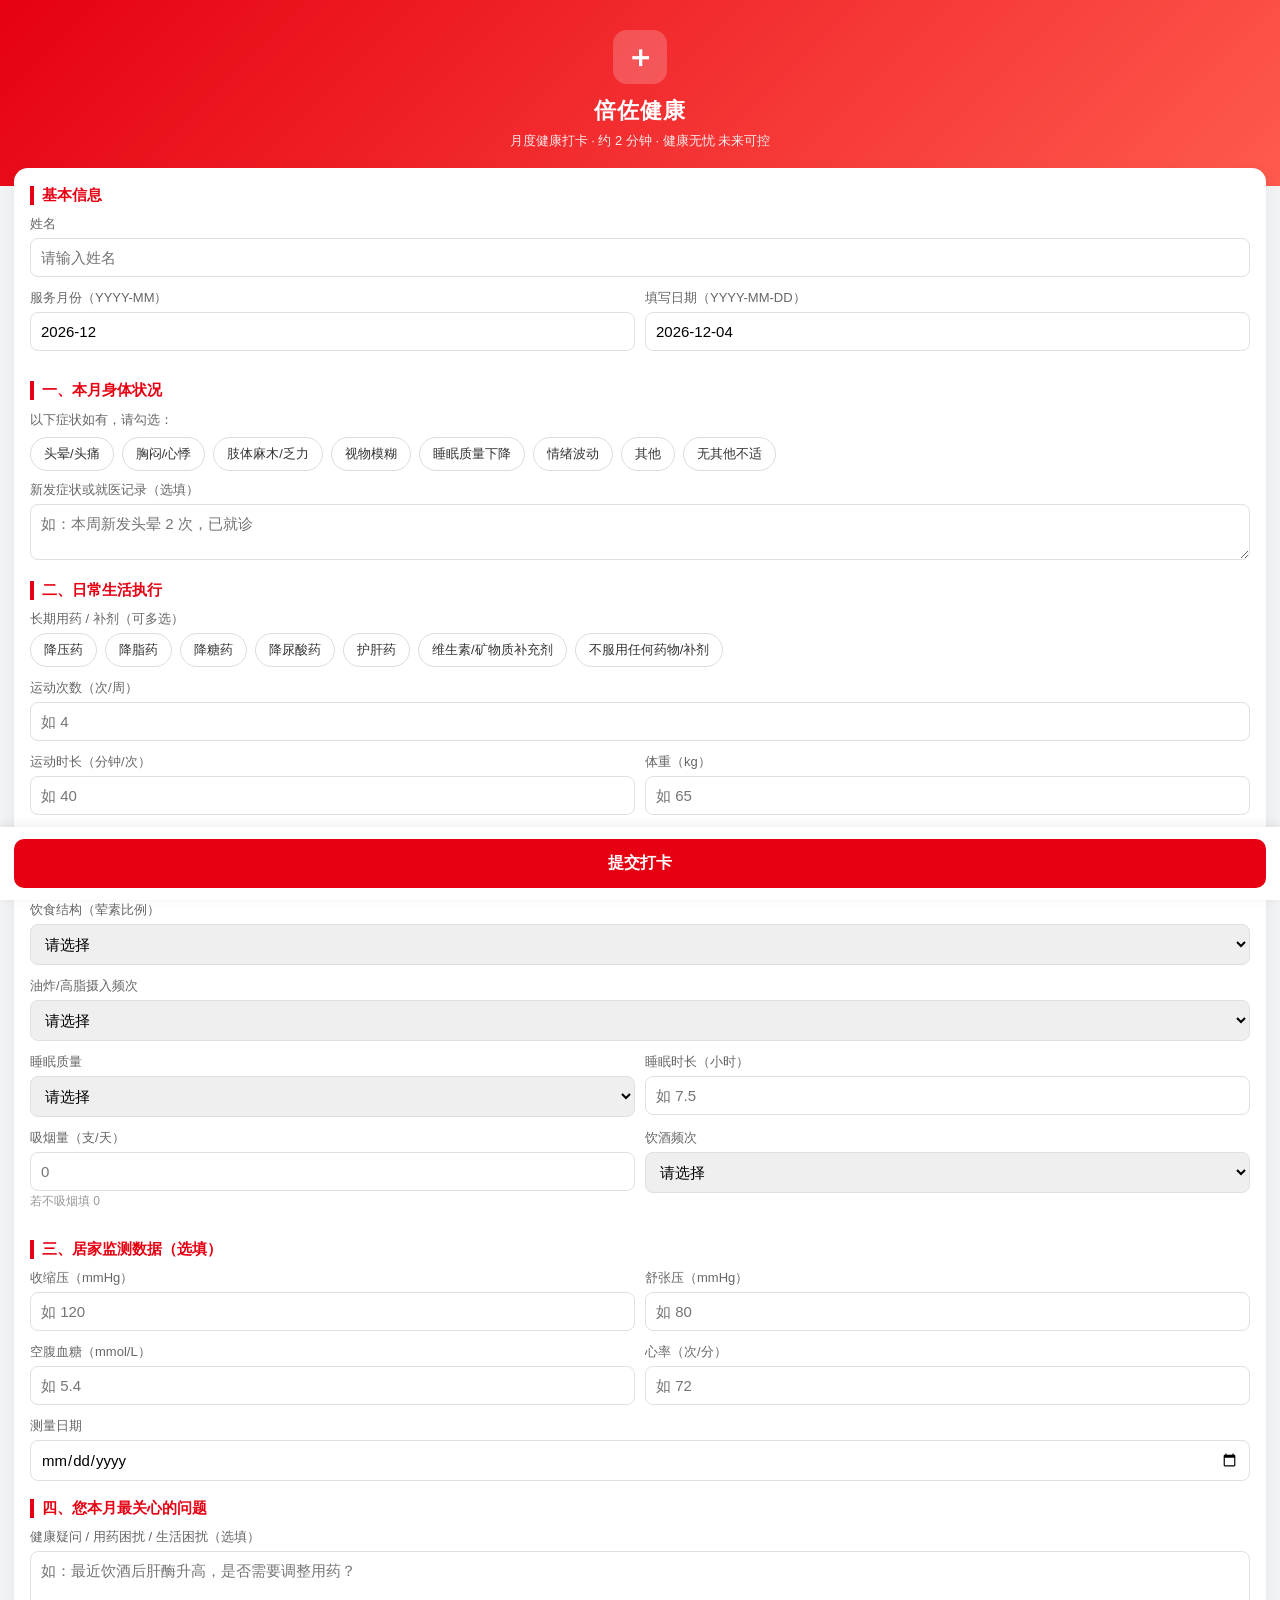
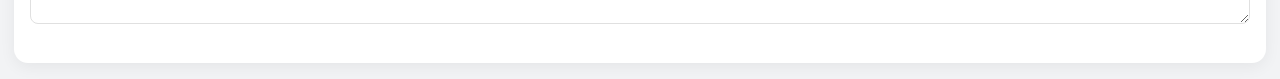
<file: checkin.html>
<!DOCTYPE html>
<html lang="zh-CN">
<head>
  <meta charset="UTF-8">
  <meta name="viewport" content="width=device-width, initial-scale=1.0, maximum-scale=1.0, user-scalable=no">
  <title>倍佐健康 · 月度健康打卡</title>
  <style>
    * { box-sizing: border-box; -webkit-tap-highlight-color: transparent; }
    body { margin:0; font-family:"Microsoft YaHei","PingFang SC",Arial,sans-serif; background:#f2f3f5; color:#333; font-size:15px; }
    .entry { background:linear-gradient(135deg,#E60012,#ff5a4d); color:#fff; padding:30px 22px 36px; text-align:center; }
    .entry .logo { width:54px;height:54px;border-radius:14px;background:rgba(255,255,255,.2);display:inline-flex;align-items:center;justify-content:center;font-size:30px;font-weight:700;margin-bottom:12px; }
    .entry h1 { margin:0;font-size:22px;letter-spacing:1px; }
    .entry p { margin:6px 0 0; opacity:.9; font-size:13px; }
    .card { background:#fff; border-radius:14px; margin:-18px 14px 16px; padding:18px 16px; box-shadow:0 4px 16px rgba(0,0,0,.06); }
    .sec { margin-bottom:18px; }
    .sec-h { font-size:15px; font-weight:700; color:#E60012; border-left:4px solid #E60012; padding-left:8px; margin-bottom:10px; }
    label.field { display:block; margin-bottom:12px; }
    label.field > span { display:block; font-size:13px; color:#666; margin-bottom:5px; }
    input, select, textarea { width:100%; border:1px solid #e0e0e0; border-radius:8px; padding:10px; font-size:15px; font-family:inherit; }
    textarea { resize:vertical; }
    .chips { display:flex; flex-wrap:wrap; gap:8px; }
    .chip { border:1px solid #ddd; border-radius:18px; padding:7px 13px; font-size:13px; background:#fff; cursor:pointer; user-select:none; }
    .chip.on { background:#E60012; color:#fff; border-color:#E60012; }
    .row2 { display:flex; gap:10px; }
    .row2 > * { flex:1; }
    .submit { position:fixed; left:0; right:0; bottom:0; padding:12px 14px; background:#fff; box-shadow:0 -2px 10px rgba(0,0,0,.08); }
    .submit button { width:100%; background:#E60012; color:#fff; border:none; border-radius:10px; padding:14px; font-size:16px; font-weight:700; }
    .done { text-align:center; padding:30px 10px; }
    .done .ok { font-size:46px; }
    .code-box { background:#f6f6f6; border:1px dashed #ccc; border-radius:8px; padding:10px; font-size:12px; word-break:break-all; margin-top:10px; color:#555; }
    .code-label { display:block; text-align:left; font-size:13px; font-weight:700; color:#333; margin:14px 0 4px; }
    .code-input { width:100%; background:#fff8f8; border:1px solid #ffb3b3; border-radius:8px; padding:10px; font-size:14px; color:#8b0000; word-break:break-all; box-sizing:border-box; }
    .btn-copy { display:block; width:100%; margin-top:6px; background:#E60012; color:#fff; border:none; border-radius:8px; padding:10px; font-size:14px; font-weight:700; }
    .btn-again { display:block; width:100%; margin-top:14px; background:#fff; color:#E60012; border:1px solid #E60012; border-radius:8px; padding:10px; font-size:14px; font-weight:700; }
    .done .tip { color:#999; font-size:12px; margin-top:10px; }
    /* ===== v56 复查检查单一并上传（打卡成功页内嵌，绿色主题区别于打卡红） ===== */
    .rt-card { background:#fff; border-radius:14px; margin:14px 14px 20px; padding:18px 16px; box-shadow:0 4px 16px rgba(0,0,0,.06); }
    .rt-card .sec-h { color:#0e8a5e; border-left-color:#0e8a5e; }
    .rt-tip { font-size:12px; color:#888; margin:0 0 12px; line-height:1.7; }
    .rt-file { background:#f4fbf7; }
    .btn-rt { width:100%; background:#0e8a5e; color:#fff; border:none; border-radius:10px; padding:13px; font-size:16px; font-weight:700; margin-top:2px; }
    .btn-rt:disabled { opacity:.6; }
    .rt-err { color:#b3000e; font-size:13px; margin-top:10px; white-space:pre-wrap; }
    .rt-ok { color:#0e5a3a; font-size:14px; margin:6px 0 0; }
    .btn-copy-rt { width:100%; margin-top:6px; background:#0e8a5e; color:#fff; border:none; border-radius:8px; padding:10px; font-size:14px; font-weight:700; }
    .rt-done-card { text-align:center; }
    .rt-close { display:block; width:100%; margin-top:12px; background:#fff; color:#0e8a5e; border:1px solid #0e8a5e; border-radius:8px; padding:10px; font-size:14px; font-weight:700; }
  </style>
</head>
<body>
  <div class="entry">
    <div class="logo">＋</div>
    <h1>倍佐健康</h1>
    <p>月度健康打卡 · 约 2 分钟 · 健康无忧 未来可控</p>
  </div>

  <form id="f" class="card" onsubmit="return false;">
    <div id="ctx-info" style="display:none;background:#fff7f7;border:1px solid #ffd9d9;color:#b3000e;border-radius:8px;padding:8px 10px;font-size:12px;margin-bottom:12px"></div>
    <div class="sec">
      <div class="sec-h">基本信息</div>
      <label class="field"><span>姓名</span><input id="name" required placeholder="请输入姓名"></label>
      <div class="row2">
        <label class="field"><span>服务月份（YYYY-MM）</span><input id="month" type="text" inputmode="numeric" placeholder="如 2026-07" required></label>
        <label class="field"><span>填写日期（YYYY-MM-DD）</span><input id="date" type="text" inputmode="numeric" placeholder="如 2026-08-27" required></label>
      </div>
    </div>

    <div class="sec">
      <div class="sec-h">一、本月身体状况</div>
      <span style="font-size:13px;color:#666">以下症状如有，请勾选：</span>
      <div class="chips" id="symptoms" style="margin:8px 0 10px"></div>
      <label class="field"><span>新发症状或就医记录（选填）</span><textarea id="newSymptom" rows="2" placeholder="如：本周新发头晕 2 次，已就诊"></textarea></label>
    </div>

    <div class="sec">
      <div class="sec-h">二、日常生活执行</div>
      <label class="field"><span>长期用药 / 补剂（可多选）</span>
        <div class="chips" id="meds" style="margin-top:4px"></div>
      </label>
      <label class="field" id="med-adhere-row" style="display:none"><span>用药依从性</span>
        <select id="medDays"><option value="">请选择</option><option>规律服用</option><option>偶尔吃</option><option>几乎不吃</option></select>
      </label>
      <div class="row2">
        <label class="field"><span>运动次数（次/周）</span><input id="exFreq" type="number" min="0" max="14" placeholder="如 4"></label>
      </div>
      <div class="row2">
        <label class="field"><span>运动时长（分钟/次）</span><input id="exMin" type="number" min="0" max="300" placeholder="如 40"></label>
        <label class="field"><span>体重（kg）</span><input id="weight" type="number" step="0.1" placeholder="如 65"></label>
      </div>
      <label class="field"><span>身高（cm，选填，首次填写后沿用）</span><input id="height" type="number" min="100" max="220" step="0.1" placeholder="如 165"></label>
      <label class="field"><span>饮食结构（荤素比例）</span>
        <select id="diet"><option value="">请选择</option><option>荤素均衡</option><option>偏荤</option><option>偏素</option></select>
      </label>
      <label class="field"><span>油炸/高脂摄入频次</span>
        <select id="fried"><option value="">请选择</option><option>几乎不吃</option><option>每周 1-2 次</option><option>每周 3 次以上</option></select>
      </label>
      <div class="row2">
        <label class="field"><span>睡眠质量</span>
          <select id="sleep"><option value="">请选择</option><option>好</option><option>一般</option><option>差</option></select>
        </label>
        <label class="field"><span>睡眠时长（小时）</span><input id="sleepHours" type="number" step="0.5" min="0" max="24" placeholder="如 7.5"></label>
      </div>
      <div class="row2">
        <label class="field"><span>吸烟量（支/天）</span><input id="smoke" type="number" min="0" max="60" placeholder="0"><i style="font-style:normal;font-size:12px;color:#999">若不吸烟填 0</i></label>
        <label class="field"><span>饮酒频次</span>
          <select id="drink"><option value="">请选择</option><option>不饮</option><option>偶尔</option><option>经常</option></select>
        </label>
      </div>
    </div>

    <div class="sec">
      <div class="sec-h">三、居家监测数据（选填）</div>
      <div class="row2">
        <label class="field"><span>收缩压（mmHg）</span><input id="sbp" type="number" placeholder="如 120"></label>
        <label class="field"><span>舒张压（mmHg）</span><input id="dbp" type="number" placeholder="如 80"></label>
      </div>
      <div class="row2">
        <label class="field"><span>空腹血糖（mmol/L）</span><input id="fpg" type="number" step="0.1" placeholder="如 5.4"></label>
        <label class="field"><span>心率（次/分）</span><input id="hr" type="number" placeholder="如 72"></label>
      </div>
      <label class="field"><span>测量日期</span><input id="measureDate" type="date"></label>
    </div>

    <div class="sec">
      <div class="sec-h">四、您本月最关心的问题</div>
      <label class="field"><span>健康疑问 / 用药困扰 / 生活困扰（选填）</span><textarea id="question" rows="3" placeholder="如：最近饮酒后肝酶升高，是否需要调整用药？"></textarea></label>
    </div>
  </form>

  <!-- ============ v56 复查检查单一并上传（打卡提交成功后展开，默认隐藏） ============ -->
  <div id="rt-wrap" style="display:none">
    <div class="rt-card" id="rt-form-card">
      <div style="display:flex;justify-content:space-between;align-items:flex-start">
        <h3 style="margin:0;color:#0e8a5e;font-size:17px">复查检查单 · 一并上传</h3>
        <a href="javascript:void(0)" onclick="closeRetest()" style="color:#999;font-size:13px;text-decoration:none;white-space:nowrap;margin-left:10px">跳过</a>
      </div>
      <p class="rt-tip" style="margin-top:6px">本季已去医院复查？把复查单<b>拍照上传</b>，系统自动识别指标，随本次打卡一并归档到您的健康档案。</p>

      <div class="sec">
        <div class="sec-h">复查归属（默认本月所在季度，可改）</div>
        <div class="row2">
          <label class="field"><span>复查季度</span>
            <select id="rt-q"><option value="Q1">Q1（1-3 月）</option><option value="Q2">Q2（4-6 月）</option><option value="Q3">Q3（7-9 月）</option><option value="Q4">Q4（10-12 月）</option></select>
          </label>
          <label class="field"><span>复查年份</span><input id="rt-y" type="number" min="2024" max="2099" placeholder="如 2026"></label>
        </div>
        <label class="field"><span>复查日期</span><input id="rt-date" type="text" inputmode="numeric" placeholder="如 2026-09-03"></label>
      </div>

      <div class="sec">
        <div class="sec-h">拍照上传 · 自动识别（推荐）</div>
        <p class="sec-tip">把复查报告拍张照（或上传电子版文件），系统自动识别下方指标并填入表单，不用手打。首次识别需联网加载引擎，约 1-2 分钟，请耐心等待。</p>
        <input type="file" id="rt-file" accept="image/*,.pdf,.docx,.txt,.md" style="width:100%;border:1px solid #e0e0e0;border-radius:8px;padding:10px;font-size:14px;background:#f4fbf7;font-family:inherit">
        <button type="button" id="btn-rt-ocr" onclick="runRetestOcr()" style="margin-top:10px;width:100%;background:#0e8a5e;color:#fff;border:none;border-radius:8px;padding:11px;font-size:15px;font-weight:700">上传并识别</button>
        <div id="rt-prog" style="margin-top:8px;font-size:12px;color:#888;white-space:pre-wrap"></div>
        <div id="rt-hits" style="margin-top:6px"></div>
      </div>

      <div class="sec">
        <div class="sec-h">复查指标（识别结果请核对，未做的留空）</div>
        <div class="row2">
          <label class="field"><span>收缩压（mmHg）</span><input id="rt-sbp" type="number" placeholder="如 128"></label>
          <label class="field"><span>舒张压（mmHg）</span><input id="rt-dbp" type="number" placeholder="如 82"></label>
        </div>
        <div class="row2">
          <label class="field"><span>体重（kg）</span><input id="rt-weight" type="number" step="0.1" placeholder="如 65.5"></label>
          <label class="field"><span>心率（次/分）</span><input id="rt-hr" type="number" placeholder="如 72"></label>
        </div>
        <div class="row2">
          <label class="field"><span>空腹血糖（mmol/L）</span><input id="rt-fpg" type="number" step="0.1" placeholder="如 5.4"></label>
          <label class="field"><span>总胆固醇（mmol/L）</span><input id="rt-tc" type="number" step="0.01" placeholder="如 4.6"></label>
        </div>
        <div class="row2">
          <label class="field"><span>低密度脂蛋白（mmol/L）</span><input id="rt-ldl" type="number" step="0.01" placeholder="如 2.8"></label>
          <label class="field"><span>甘油三酯（mmol/L）</span><input id="rt-tg" type="number" step="0.01" placeholder="如 1.5"></label>
        </div>
        <div class="row2">
          <label class="field"><span>腰围（cm）</span><input id="rt-waist" type="number" step="0.1" placeholder="如 85"></label>
          <label class="field"><span>血尿酸（μmol/L）</span><input id="rt-ua" type="number" placeholder="如 360"></label>
        </div>
        <div class="row2">
          <label class="field"><span>25 羟维生素 D（ng/mL）</span><input id="rt-vitd" type="number" step="0.1" placeholder="如 28"></label>
          <label class="field"><span>骨密度 T 值</span><input id="rt-bmd" type="number" step="0.1" placeholder="如 -1.2"></label>
        </div>
        <div class="row2">
          <label class="field"><span>CYFRA21-1（ng/mL）</span><input id="rt-cyfra21" type="number" step="0.01" placeholder="如 3.2"></label>
          <label class="field"><span>谷氨酰转肽酶（U/L）</span><input id="rt-ggt" type="number" placeholder="如 32"></label>
        </div>
        <label class="field"><span>肾小球滤过率（mL/min）</span><input id="rt-egfr" type="number" placeholder="如 95"></label>
      </div>

      <div class="sec">
        <div class="sec-h">复查报告原文（选填）</div>
        <p class="sec-tip">拍照识别后报告全文会自动填入此处；未上传照片时，也可把复查报告中的文字结论/数值列表整段粘贴。</p>
        <label class="field"><span>报告内容</span><textarea id="rt-rawText" rows="3" placeholder="例：复查血脂、肝功能...LDL-C 2.8 mmol/L..."></textarea></label>
      </div>

      <button class="btn-rt" id="btn-rt-submit" onclick="submitRetestFromCheckin()">提交复查单</button>
      <div class="rt-err" id="rt-err"></div>
    </div>

    <div class="rt-card rt-done-card" id="rt-done-card" style="display:none">
      <div style="font-size:40px">✅</div>
      <h3 style="margin:6px 0 2px;color:#0e8a5e">复查单已提交</h3>
      <p class="rt-ok" id="rt-done-tip">请把下方复查数据链接发给健管师，健管师即可把它归档到季度小结。</p>
      <span class="code-label">① 复制「复查数据链接」（推荐）</span>
      <input class="code-input" id="rt-data-link" readonly onclick="this.select()">
      <button class="btn-copy-rt" id="btn-copy-rt-link" onclick="copyVal('rt-data-link','btn-copy-rt-link','链接已复制，请粘贴发送给健管师','#0e8a5e')">复制数据链接</button>
      <span class="code-label">② 或复制「回传码」</span>
      <input class="code-input" id="rt-code-box" readonly onclick="this.select()">
      <button class="btn-copy-rt" id="btn-copy-rt-code" onclick="copyVal('rt-code-box','btn-copy-rt-code','回传码已复制，请粘贴发送给健管师','#0e8a5e')">复制回传码</button>
      <p class="tip">提示：健管师在系统「月度打卡 → 复查检查单 → 粘贴客户回传码」中粘贴链接或回传码即可归档。</p>
      <button class="rt-close" onclick="closeRetestDone()">完成（仅打卡 + 已提交复查）</button>
    </div>
  </div>

  <div class="submit"><button onclick="submitCheckin()">提交打卡</button></div>

  <script src="js/supabase-config.js"></script>
  <script src="js/supabase-sync.js"></script>
  <script src="js/report-extract.js?v=60"></script>
  <script>
    var SYMPTOMS = ['头晕/头痛','胸闷/心悸','肢体麻木/乏力','视物模糊','睡眠质量下降','情绪波动','其他','无其他不适'];
    var NO_SYM = '无其他不适';
    var MEDS = ['降压药','降脂药','降糖药','降尿酸药','护肝药','维生素/矿物质补充剂','不服用任何药物/补剂'];
    var NO_MED = '不服用任何药物/补剂';
    function escHtml(s){ return String(s == null ? '' : s).replace(/&/g,'&amp;').replace(/</g,'&lt;').replace(/>/g,'&gt;').replace(/"/g,'&quot;'); }
    function readParams(){
      var s = (location.search || '').replace(/^\?/, '');
      var h = (location.hash || '').replace(/^#/, '');
      var q = {};
      (s + '&' + h).split('&').forEach(function(p){ if(!p) return; var i=p.indexOf('='); if(i<0) return; q[p.slice(0,i)] = decodeURIComponent(p.slice(i+1)); });
      return q;
    }
    var PARAMS = readParams();
    (function(){
      var box = document.getElementById('symptoms');
      SYMPTOMS.forEach(function(s){
        var c = document.createElement('div'); c.className='chip'; c.textContent=s;
        c.onclick = function(){
          var on = !c.classList.contains('on');
          if (on) {
            if (s === NO_SYM) {
              box.querySelectorAll('.chip.on').forEach(function(x){ x.classList.remove('on'); });
            } else {
              box.querySelectorAll('.chip').forEach(function(x){ if (x.textContent === NO_SYM) x.classList.remove('on'); });
            }
          }
          c.classList.toggle('on', on);
        };
        box.appendChild(c);
      });
      /* 长期用药/补剂多选：选中药物时排除「不服用」，反之亦然；选药后追问是否按时用药 */
      var mbox = document.getElementById('meds');
      MEDS.forEach(function(m){
        var c = document.createElement('div'); c.className='chip'; c.textContent=m;
        c.onclick = function(){
          var on = !c.classList.contains('on');
          if (on) {
            if (m === NO_MED) {
              mbox.querySelectorAll('.chip.on').forEach(function(x){ x.classList.remove('on'); });
            } else {
              mbox.querySelectorAll('.chip').forEach(function(x){ if (x.textContent === NO_MED) x.classList.remove('on'); });
            }
          }
          c.classList.toggle('on', on);
          updateMedAdhere();
        };
        mbox.appendChild(c);
      });
      function updateMedAdhere(){
        var taking = [].some.call(mbox.querySelectorAll('.chip.on'), function(x){ return x.textContent !== NO_MED; });
        document.getElementById('med-adhere-row').style.display = taking ? 'block' : 'none';
        if (!taking) document.getElementById('medDays').value = '';
      }
      var d = new Date(); var Y = d.getFullYear(), Mo = String(d.getMonth()+1).padStart(2,'0'), Da = String(d.getDate()).padStart(2,'0');
      document.getElementById('month').value = PARAMS.month || (Y+'-'+Mo);
      document.getElementById('date').value = Y+'-'+Mo+'-'+Da;
      if (PARAMS.name) document.getElementById('name').value = PARAMS.name;
      if (PARAMS.cid) {
        var info = document.getElementById('ctx-info');
        if (info) { info.style.display='block'; info.textContent = '（来自健管师邀请，提交后将自动归入「' + (PARAMS.name||'您') + '」的健康档案）'; }
      }
    })();

    function gather(){
      var sym = [].map.call(document.querySelectorAll('#symptoms .chip.on'), function(c){return c.textContent;})
        .filter(function(s){ return s !== NO_SYM; });
      var meds = [].map.call(document.querySelectorAll('#meds .chip.on'), function(c){return c.textContent;});
      return {
        cid: PARAMS.cid || '', name: v('name'), month: v('month'), date: v('date'),
        symptoms: sym, newSymptom: v('newSymptom'),
        meds: meds, medDays: v('medDays'), exFreq: v('exFreq'), exMin: v('exMin'), weight: v('weight'), height: v('height'),
        diet: v('diet'), fried: v('fried'), sleep: v('sleep'), sleepHours: v('sleepHours'),
        smoke: v('smoke'), drink: v('drink'),
        sbp: v('sbp'), dbp: v('dbp'), fpg: v('fpg'), hr: v('hr'), measureDate: v('measureDate'),
        question: v('question'),
        submittedAt: new Date().toISOString()
      };
    }
    function v(id){ return document.getElementById(id).value; }

    function copyVal(id, btnId, okText, okColor){
      try{
        var el = document.getElementById(id);
        if(!el) return;
        el.focus(); el.select(); el.setSelectionRange(0, 99999);
        document.execCommand('copy');
      }catch(e){}
      var btn = document.getElementById(btnId);
      if(btn){
        var t = btn.textContent;
        btn.textContent = '✅ ' + okText;
        btn.style.background = '#3a9d5d';
        setTimeout(function(){ btn.textContent = t; btn.style.background = okColor || '#E60012'; }, 2200);
      }
    }

    function friendlyErr(e) {
      var m = e && e.message ? String(e.message) : '';
      if (m.indexOf('404') >= 0 || m.indexOf('Could not find the table') >= 0 || m.indexOf('PGRST205') >= 0) return '云端数据表尚未创建，请联系健管师';
      return m || '网络异常';
    }
    function submitCheckin(){
      var data = gather();
      if(!data.name.trim()){ alert('请填写姓名'); return; }
      if(!/^\d{4}-\d{2}$/.test(data.month.trim())){ alert('服务月份格式应为 YYYY-MM（如 2026-07）'); return; }
      if(!/^\d{4}-\d{2}-\d{2}$/.test(data.date.trim())){ alert('填写日期格式应为 YYYY-MM-DD（如 2026-08-27）'); return; }
      RT_CTX.name = data.name.trim();
      RT_CTX.cid = data.cid || '';
      // 防重复提交：同一客户（cid 或姓名）+ 同一月份已提交则提示（手册 TABLE 13）
      try{
        var all = JSON.parse(localStorage.getItem('bz_checkins')||'[]');
        var dup = all.some(function(x){
          var sameCust = (data.cid && x.cid === data.cid) || (!data.cid && x.name === data.name);
          return sameCust && x.month === data.month;
        });
        if(dup){
          if(!confirm('检测到「' + data.name + '」' + data.month + ' 已提交过打卡。是否仍要再次提交（将覆盖重复记录）？')) return;
        }
        all.push(data); localStorage.setItem('bz_checkins', JSON.stringify(all));
      }catch(e){}
      // 生成离线导入码（打卡回传码：Base64 全量数据）
      var code = '';
      try { code = btoa(unescape(encodeURIComponent(JSON.stringify(data)))); } catch(e){}
      // 生成「打卡数据链接」：把回传码放进 hash，客户复制链接发给健管师，健管师打开或粘贴导入区均可
      var dataLink = 'checkin.html#import=' + encodeURIComponent(code);
      try{
        if (typeof location !== 'undefined' && location && location.href) {
          dataLink = location.href.split('#')[0] + '#import=' + encodeURIComponent(code);
        }
      }catch(e){}
      // 隐藏表单和底部提交栏，成功面板追加到 body（注意：追加到 form 内部会被 display:none 一并隐藏）
      var f = document.getElementById('f');
      if(f) f.style.display='none';
      var sb = document.querySelector('.submit');
      if(sb) sb.style.display='none';
      var done = document.createElement('div'); done.className='done';
      var cloudReady = !!(window.CloudSync && CloudSync.ready());
      done.innerHTML =
        '<div class="ok">✅</div><h3 id="cloud-h3">打卡提交成功</h3>'+
        '<div id="cloud-status" style="font-size:14px;font-weight:700;min-height:20px;margin-top:4px"></div>'+
        '<div id="cloud-fallback">'+
        '<p style="color:#666;font-size:13px">请将下方任意一种方式发给您的健管师，健管师即可看到您的打卡内容：</p>'+
        '<span class="code-label">① 复制「打卡数据链接」（推荐）</span>'+
        '<input class="code-input" id="data-link-box" readonly value="'+escHtml(dataLink)+'" onclick="this.select()">'+
        '<button class="btn-copy" id="btn-copy-link" onclick="copyVal(\'data-link-box\',\'btn-copy-link\',\'链接已复制，请粘贴发送给健管师\')">复制数据链接</button>'+
        '<span class="code-label">② 或复制「回传码」</span>'+
        '<input class="code-input" id="code-box" readonly value="'+escHtml(code)+'" onclick="this.select()">'+
        '<button class="btn-copy" id="btn-copy-code" onclick="copyVal(\'code-box\',\'btn-copy-code\',\'回传码已复制，请粘贴发送给健管师\')">复制回传码</button>'+
        '<p class="tip">提示：健管师在系统「月度打卡 → 粘贴客户回传码」中粘贴链接或回传码均可导入。</p>'+
        '</div>'+
        '<button class="btn-again" id="btn-open-rt" style="background:#0e8a5e;color:#fff;border:1px solid #0e8a5e" onclick="openRetest()">＋ 本季已做复查？一并上传复查单（选填）</button>'+
        '<button class="btn-again" onclick="location.reload()">再填一次</button>';
      document.body.appendChild(done);
      try{ window.scrollTo(0,0); }catch(e){}
      /* 云端直传：配置好 Supabase 后自动发送给健管师，成功则无需回传码 */
      if (cloudReady) {
        var cs = document.getElementById('cloud-status');
        if (cs) cs.textContent = '正在发送给您的健管师…';
        window.CloudSync.uploadCheckin(data).then(function () {
          var h3 = document.getElementById('cloud-h3');
          if (h3) h3.textContent = '打卡已同步给您的健管师';
          var fb = document.getElementById('cloud-fallback');
          if (fb) fb.style.display = 'none';
          if (cs) { cs.style.color = '#2E9E5B'; cs.textContent = '已自动发送给您的健管师，无需回传码。'; }
        }).catch(function (err) {
          var h3 = document.getElementById('cloud-h3');
          if (h3) h3.textContent = '打卡已保存，请将下方回传码发给健管师';
          if (cs) { cs.style.color = '#D9534F'; cs.textContent = '⚠️ 云端自动同步未完成（' + friendlyErr(err) + '）。打卡已保存在本机，请将下方任一回传方式发给健管师，数据不会丢失。'; }
        });
      } else {
        var cs2 = document.getElementById('cloud-status');
        if (cs2) { cs2.style.color = '#8B7368'; cs2.textContent = '当前未连接云端，请将下方回传码发给健管师导入。'; }
      }
    }

    /* ============ v56 复查检查单一并上传（打卡成功页内嵌；字段/对象结构对齐 retest.html，健管师端可直接解析归档） ============ */
    var RT_CTX = { name: '', cid: (PARAMS.cid || '') };
    var RT_CODES = ['sbp','dbp','weight','hr','fpg','tc','ldl','tg','waist','ua','vitd','bmd','cyfra21','ggt','egfr'];
    var RT_LABEL = { sbp:'收缩压', dbp:'舒张压', weight:'体重', hr:'心率', fpg:'空腹血糖', tc:'总胆固醇', ldl:'低密度脂蛋白', tg:'甘油三酯', waist:'腰围', ua:'血尿酸', vitd:'25羟维生素D', bmd:'骨密度T值', cyfra21:'CYFRA21-1', ggt:'谷氨酰转肽酶', egfr:'肾小球滤过率' };
    var rtPrefilled = false;
    function pad2(n){ return String(n).padStart(2,'0'); }
    function openRetest(){
      var w = document.getElementById('rt-wrap');
      if (!w) return;
      w.style.display = 'block';
      if (!rtPrefilled) {
        rtPrefilled = true;
        var m = (v('month') || '').trim(), YY = '', MM = '';
        var d = new Date();
        if (/^\d{4}-\d{2}$/.test(m)) { YY = m.slice(0,4); MM = m.slice(5,7); }
        else { YY = String(d.getFullYear()); MM = pad2(d.getMonth()+1); }
        var q = document.getElementById('rt-q'), yy = document.getElementById('rt-y'), dt = document.getElementById('rt-date');
        if (q) q.value = 'Q' + Math.floor((Number(MM) - 1) / 3 + 1);
        if (yy) yy.value = YY;
        if (dt) dt.value = YY + '-' + MM + '-' + pad2(d.getDate());
      }
      try { w.scrollIntoView({ behavior:'smooth', block:'start' }); } catch(e){}
    }
    function closeRetest(){
      var w = document.getElementById('rt-wrap');
      if (w) w.style.display = 'none';
    }
    function closeRetestDone(){
      var fc = document.getElementById('rt-form-card'), dc = document.getElementById('rt-done-card');
      if (fc) fc.style.display = 'none';
      if (dc) dc.style.display = 'none';
    }
    /* 拍照/文件 → OCR/文本 → 回填 rt-* 指标输入框（与 retest.html 同一引擎同一白名单） */
    function runRetestOcr(){
      var fi = document.getElementById('rt-file'), prog = document.getElementById('rt-prog');
      var f = fi && fi.files && fi.files[0];
      if(!f){ alert('请先选择复查报告照片或文件'); return; }
      if(!window.ExtractEngine || !ExtractEngine.fileToText){
        prog.textContent = '识别引擎未加载，请刷新页面重试，或直接手动填写下方指标。';
        return;
      }
      prog.textContent = '正在识别…首次使用需联网下载识别引擎（约 1-2 分钟）';
      prog.style.color = '#888';
      ExtractEngine.fileToText(f, function(s){ prog.textContent = s || '识别中…'; }).then(function(res){
        var txt = (res && res.text) || '';
        if(!txt || !txt.trim()){
          prog.textContent = '未能识别到文字。请确认照片清晰、字迹可辨，或直接手动填写下方指标。';
          prog.style.color = '#b3000e';
          return;
        }
        var payload = ExtractEngine.extract(txt);
        var filled = [];
        (payload.results || []).forEach(function(r){
          if(RT_CODES.indexOf(r.code) >= 0 && r.value != null && r.value !== ''){
            var el = document.getElementById('rt-' + r.code);
            if(el){ el.value = r.value; filled.push(RT_LABEL[r.code] || r.code); }
          }
        });
        var raw = document.getElementById('rt-rawText');
        if(raw) raw.value = txt;
        if(filled.length){
          var note = '';
          if(payload.results.some(function(r){ return r.code === 'vitd' && Number(r.value) > 100; }))
            note = '（维生素D若报告单位是 nmol/L，请除以 2.5 换算成 ng/mL）';
          prog.textContent = '已识别 ' + filled.length + ' 项并填入上方指标：' + filled.join('、') + '。请核对数值与单位后提交。' + note;
          prog.style.color = '#0e5a3a';
        } else {
          prog.textContent = '已读取报告文字，但未识别到可填指标。报告原文已自动填入下方「复查报告原文」，可手动补填指标。';
          prog.style.color = '#b3000e';
        }
      }).catch(function(e){
        prog.textContent = '识别失败：' + (e && e.message ? e.message : e) + '。可稍后重试，或直接手动填写下方指标。';
        prog.style.color = '#b3000e';
      });
    }
    /* 复查对象：与 retest.html gather() 完全同构（cid/name/quarter/year/qKey/date/metrics/bp/rawText/submittedAt） */
    function gatherRetest(){
      var metrics = {};
      RT_CODES.forEach(function(k){
        var s = v('rt-' + k);
        if (s === '' || s == null) return;
        var n = Number(s);
        if (!isNaN(n)) metrics[k] = n;
      });
      var bp = null;
      if (metrics.sbp != null && metrics.dbp != null) bp = metrics.sbp + '/' + metrics.dbp;
      return {
        cid: RT_CTX.cid || '',
        name: RT_CTX.name || v('name') || '',
        quarter: v('rt-q'),
        year: v('rt-y'),
        qKey: (v('rt-q') || '') + '_' + (v('rt-y') || ''),
        date: v('rt-date'),
        metrics: metrics,
        bp: bp,
        rawText: v('rt-rawText'),
        submittedAt: new Date().toISOString()
      };
    }
    function submitRetestFromCheckin(){
      var errBox = document.getElementById('rt-err');
      var say = function(s){ if(errBox) errBox.textContent = s; };
      say('');
      var data = gatherRetest();
      if(!data.name.trim()){ say('姓名缺失，请返回重新提交打卡'); return; }
      if(!/^\d{4}-\d{2}-\d{2}$/.test(data.date.trim())){ say('复查日期格式应为 YYYY-MM-DD（如 2026-09-03）'); return; }
      if(!/^Q[1-4]$/.test(data.quarter)){ say('复查季度应为 Q1/Q2/Q3/Q4'); return; }
      if(!/^\d{4}$/.test(String(data.year))){ say('复查年份格式应为 YYYY（如 2026）'); return; }
      var hasMetric = Object.keys(data.metrics).length > 0;
      if(!hasMetric && !(data.rawText && data.rawText.trim())){ say('请至少填写一项复查指标，或粘贴一段报告原文'); return; }
      /* 防重复提交：同一客户（cid 或姓名）+ 同一季度已提交则提示 */
      try{
        var all = JSON.parse(localStorage.getItem('bz_retests')||'[]');
        var dup = all.some(function(x){
          var sameCust = (data.cid && x.cid === data.cid) || (!data.cid && x.name === data.name);
          return sameCust && x.qKey === data.qKey;
        });
        if(dup){
          if(!confirm('检测到「' + data.name + '」' + data.qKey + ' 已提交过复查单。是否仍要再次提交（将覆盖重复记录）？')) return;
        }
        all.push(data); localStorage.setItem('bz_retests', JSON.stringify(all));
      }catch(e){}
      /* 复查数据链接指向 retest.html#import=…：健管师粘贴到「复查面板」即可按 parseRetestText 归档 */
      var code = '';
      try { code = btoa(unescape(encodeURIComponent(JSON.stringify(data)))); } catch(e){}
      var u = (location.href.split('#')[0] || '');
      if (/checkin\.html/i.test(u)) u = u.replace(/checkin\.html/i, 'retest.html');
      else u = u.replace(/[^\/]*$/, '') + 'retest.html';
      var dataLink = u + '#import=' + encodeURIComponent(code);
      var fc = document.getElementById('rt-form-card'), dc = document.getElementById('rt-done-card');
      if (fc) fc.style.display = 'none';
      if (dc) {
        dc.style.display = 'block';
        var tip = document.getElementById('rt-done-tip');
        if (tip) tip.textContent = '本次复查将归档到「' + data.qKey + '」季度小结。请把下方数据发给您的健管师：';
        var dl = document.getElementById('rt-data-link'), cb = document.getElementById('rt-code-box');
        if (dl) dl.value = dataLink;
        if (cb) cb.value = code;
        try { dc.scrollIntoView({ behavior:'smooth', block:'start' }); } catch(e){}
      }
    }
  </script>
</body>
</html>
</file>
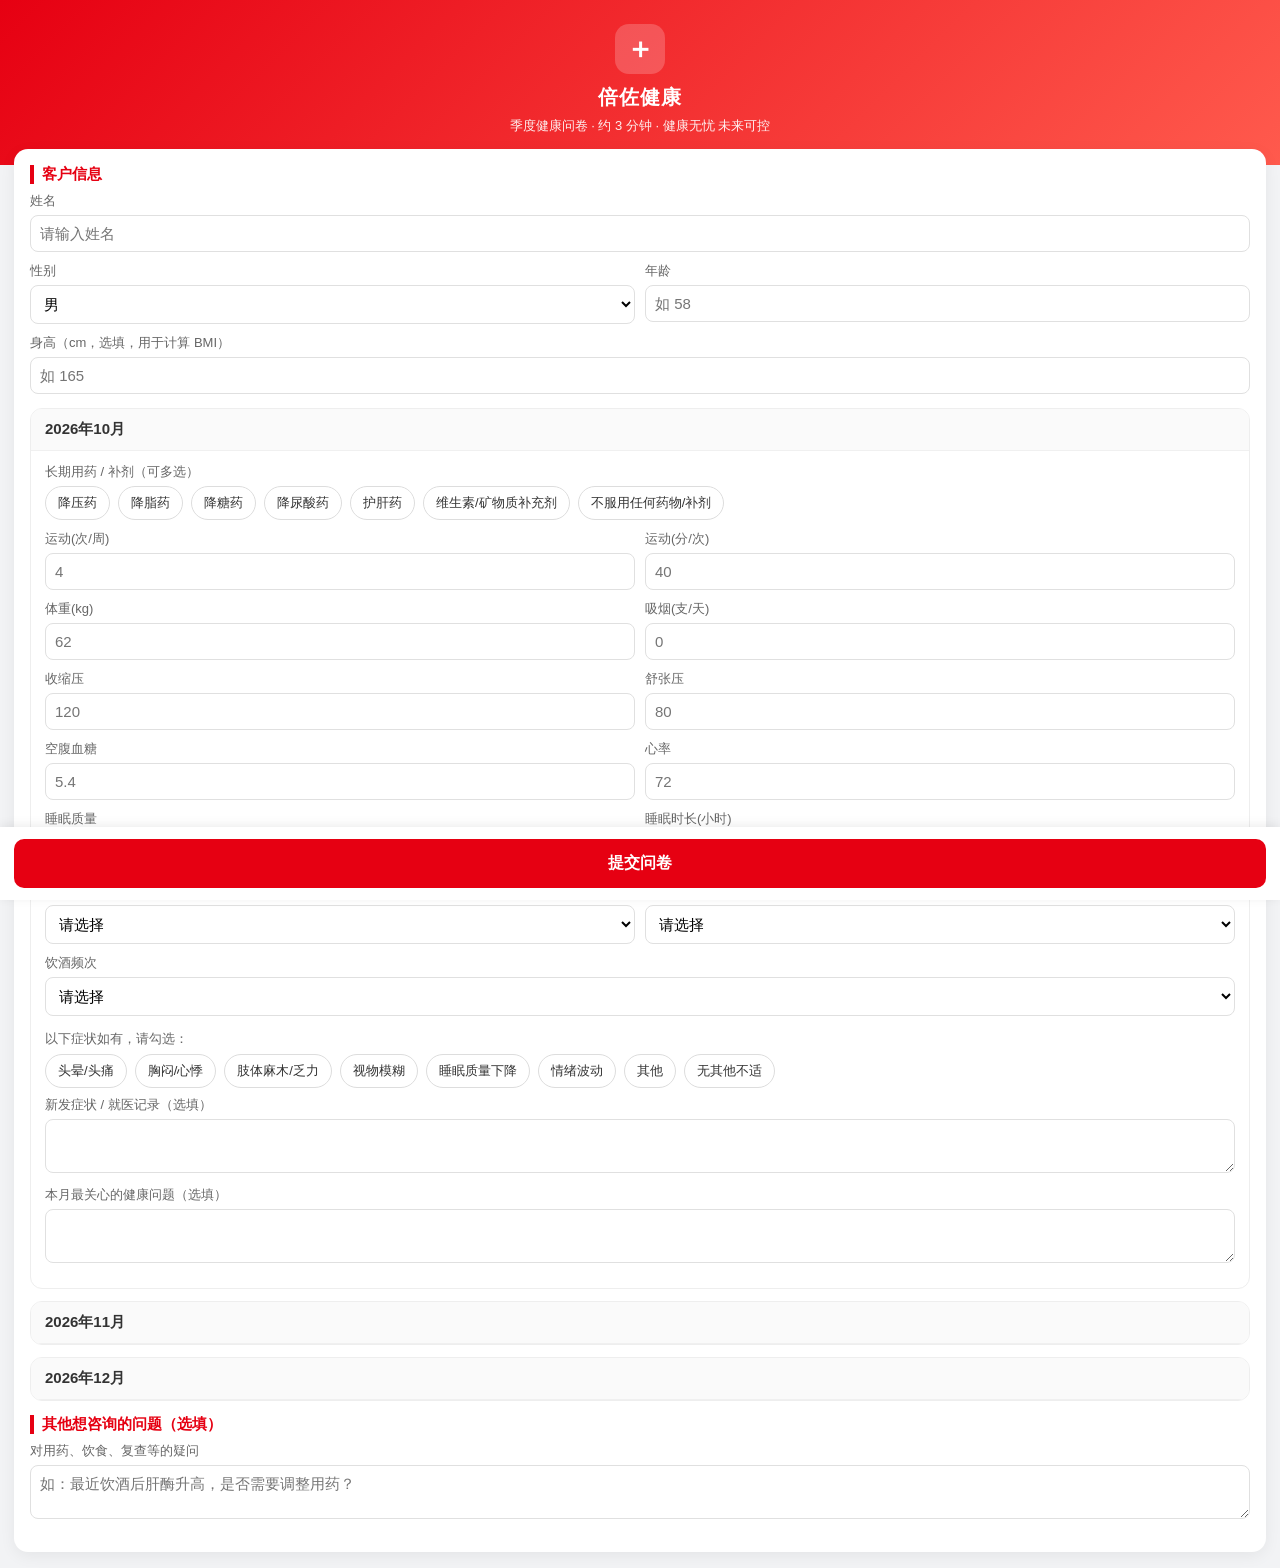
<file: questionnaire.html>
<!DOCTYPE html>
<html lang="zh-CN">
<head>
  <meta charset="UTF-8">
  <meta name="viewport" content="width=device-width, initial-scale=1.0, maximum-scale=1.0, user-scalable=no">
  <title>倍佐健康 · 季度健康问卷</title>
  <style>
    * { box-sizing: border-box; -webkit-tap-highlight-color: transparent; }
    body { margin:0; font-family:"Microsoft YaHei","PingFang SC",Arial,sans-serif; background:#f2f3f5; color:#333; font-size:15px; }
    .entry { background:linear-gradient(135deg,#E60012,#ff5a4d); color:#fff; padding:24px 22px 30px; text-align:center; }
    .entry .logo { width:50px;height:50px;border-radius:14px;background:rgba(255,255,255,.2);display:inline-flex;align-items:center;justify-content:center;font-size:28px;font-weight:700;margin-bottom:10px; }
    .entry h1 { margin:0;font-size:20px;letter-spacing:1px; }
    .entry p { margin:6px 0 0; opacity:.92; font-size:13px; }
    .card { background:#fff; border-radius:14px; margin:-16px 14px 16px; padding:16px; box-shadow:0 4px 16px rgba(0,0,0,.06); }
    .sec { margin-bottom:14px; }
    .sec-h { font-size:15px; font-weight:700; color:#E60012; border-left:4px solid #E60012; padding-left:8px; margin-bottom:8px; }
    label.field { display:block; margin-bottom:10px; }
    label.field > span { display:block; font-size:13px; color:#666; margin-bottom:5px; }
    input, select, textarea { width:100%; border:1px solid #e0e0e0; border-radius:8px; padding:9px; font-size:15px; font-family:inherit; background:#fff; }
    textarea { resize:vertical; }
    .chips { display:flex; flex-wrap:wrap; gap:8px; }
    .chip { border:1px solid #ddd; border-radius:18px; padding:7px 12px; font-size:13px; background:#fff; cursor:pointer; user-select:none; }
    .chip.on { background:#E60012; color:#fff; border-color:#E60012; }
    .row2 { display:flex; gap:10px; }
    .row2 > * { flex:1; }
    .month-card { border:1px solid #eee; border-radius:12px; margin-bottom:12px; overflow:hidden; }
    .month-h { background:#fafafa; padding:11px 14px; font-weight:700; color:#333; border-bottom:1px solid #f0f0f0; cursor:pointer; }
    .month-b { padding:12px 14px; }
    .month-card.collapsed .month-b { display:none; }
    .submit { position:fixed; left:0; right:0; bottom:0; padding:12px 14px; background:#fff; box-shadow:0 -2px 10px rgba(0,0,0,.08); }
    .submit button { width:100%; background:#E60012; color:#fff; border:none; border-radius:10px; padding:14px; font-size:16px; font-weight:700; }
    .done { text-align:center; padding:24px 10px; }
    .done .ok { font-size:44px; }
    .code-box { background:#f6f6f6; border:1px dashed #ccc; border-radius:8px; padding:10px; font-size:12px; word-break:break-all; margin-top:10px; color:#555; user-select:all; }
    .info { background:#fff7f7; border:1px solid #ffd9d9; color:#b3000e; border-radius:8px; padding:8px 10px; font-size:12px; margin:0 14px 12px; }
  </style>
</head>
<body>
  <div class="entry">
    <div class="logo">＋</div>
    <h1>倍佐健康</h1>
    <p>季度健康问卷 · 约 3 分钟 · 健康无忧 未来可控</p>
  </div>
  <div id="ctx" class="info" style="display:none"></div>

  <form id="f" class="card" onsubmit="return false;">
    <div class="sec">
      <div class="sec-h">客户信息</div>
      <label class="field"><span>姓名</span><input id="name" required placeholder="请输入姓名"></label>
      <div class="row2">
        <label class="field"><span>性别</span>
          <select id="gender"><option>男</option><option>女</option></select>
        </label>
        <label class="field"><span>年龄</span><input id="age" type="number" min="0" max="120" placeholder="如 58"></label>
      </div>
      <label class="field"><span>身高（cm，选填，用于计算 BMI）</span><input id="height" type="number" min="100" max="220" step="0.1" placeholder="如 165"></label>
    </div>

    <div class="sec" id="months"></div>

    <div class="sec">
      <div class="sec-h">其他想咨询的问题（选填）</div>
      <label class="field"><span>对用药、饮食、复查等的疑问</span><textarea id="extraQ" rows="2" placeholder="如：最近饮酒后肝酶升高，是否需要调整用药？"></textarea></label>
    </div>
  </form>

  <div class="submit"><button onclick="submitQuestionnaire()">提交问卷</button></div>

  <script>
    var SYMPTOMS = ['头晕/头痛','胸闷/心悸','肢体麻木/乏力','视物模糊','睡眠质量下降','情绪波动','其他','无其他不适'];
    var NO_SYM = '无其他不适';
    var MEDS = ['降压药','降脂药','降糖药','降尿酸药','护肝药','维生素/矿物质补充剂','不服用任何药物/补剂'];
    var NO_MED = '不服用任何药物/补剂';
    var SLEEP = ['好','一般','差'];
    var DIET = ['荤素均衡','偏荤','偏素'];
    var FRIED = ['几乎不吃','每周 1-2 次','每周 3 次以上'];
    var DRINK = ['不饮','偶尔','经常'];

    var CFG = null;
    function decodeCfg(){
      try {
        var p = location.search || location.hash || '';
        var m = p.match(/[?&]c=([^&]+)/) || p.match(/#c=([^&]+)/);
        if (!m) return null;
        return JSON.parse(decodeURIComponent(escape(atob(decodeURIComponent(m[1])))));
      } catch(e){ return null; }
    }
    function defaultMonths(){
      var d = new Date(); var y = d.getFullYear(); var mo = d.getMonth()+1;
      var q = Math.floor((mo-1)/3)+1; var base = (q-1)*3+1;
      return [1,2,3].map(function(i){ return y+'年'+(base+i-1)+'月'; });
    }
    function $(id){ return document.getElementById(id); }

    function buildUI(){
      CFG = decodeCfg();
      var months = (CFG && CFG.months) ? CFG.months : defaultMonths();
      if (CFG){
        $('name').value = CFG.name || '';
        if (CFG.gender) $('gender').value = CFG.gender;
        if (CFG.age) $('age').value = CFG.age;
        var qLabel = {Q1:'第一季度',Q2:'第二季度',Q3:'第三季度',Q4:'第四季度'}[CFG.quarter] || '';
        $('ctx').style.display='block';
        $('ctx').textContent = '您好' + (CFG.name?('，'+CFG.name):'') + '，请填写 '+ (CFG.year||'') +' 年 '+ qLabel +' 的健康情况（共 '+ months.length +' 个月）。';
      }
      var host = $('months'); host.innerHTML='';
      months.forEach(function(label, idx){
        var card = document.createElement('div'); card.className='month-card' + (idx===0?'':' collapsed');
        var fields = '';
        function num(lbl, fid, ph){ return '<label class="field"><span>'+lbl+'</span><input id="'+fid+'_'+idx+'" type="number" step="any" placeholder="'+ph+'"></label>'; }
        var medChips = MEDS.map(function(m){ return '<div class="chip med-chip" data-i="'+idx+'" data-m="'+m+'">'+m+'</div>'; }).join('');
        fields +=
          '<label class="field"><span>长期用药 / 补剂（可多选）</span><div class="chips med-chips" id="meds_'+idx+'">'+medChips+'</div></label>'+
          '<label class="field med-adhere-row" id="med-adhere_'+idx+'" style="display:none"><span>用药依从性</span><select id="medDays_'+idx+'"><option value="">请选择</option><option>规律服用</option><option>偶尔吃</option><option>几乎不吃</option></select></label>';
        fields +=
          '<div class="row2">'+ num('运动(次/周)','exFreq','4') + num('运动(分/次)','exMin','40') +'</div>'+
          '<div class="row2">'+ num('体重(kg)','weight','62') + num('吸烟(支/天)','smoke','0') +'</div>'+
          '<div class="row2">'+ num('收缩压','sbp','120') + num('舒张压','dbp','80') +'</div>'+
          '<div class="row2">'+ num('空腹血糖','fpg','5.4') + num('心率','hr','72') +'</div>';
        function sel(lbl, fid, opts){ var o=opts.map(function(x){return '<option>'+x+'</option>';}).join(''); return '<label class="field"><span>'+lbl+'</span><select id="'+fid+'_'+idx+'"><option value="">请选择</option>'+o+'</select></label>'; }
        fields +=
          '<div class="row2">'+ sel('睡眠质量','sleep',SLEEP) + num('睡眠时长(小时)','sleepHours','7.5') +'</div>'+
          '<div class="row2">'+ sel('饮食结构','diet',DIET) + sel('油炸/高脂频次','fried',FRIED) +'</div>'+
          '<div class="row2">'+ sel('饮酒频次','drink',DRINK) +'</div>';
        var chips = SYMPTOMS.map(function(s){ return '<div class="chip sym-chip" data-i="'+idx+'" data-s="'+s+'">'+s+'</div>'; }).join('');
        fields += '<div style="font-size:13px;color:#666;margin:4px 0 6px">以下症状如有，请勾选：</div><div class="chips" id="sym_'+idx+'">'+chips+'</div>';
        fields += '<label class="field" style="margin-top:8px"><span>新发症状 / 就医记录（选填）</span><textarea id="newSymptom_'+idx+'" rows="2"></textarea></label>';
        fields += '<label class="field"><span>本月最关心的健康问题（选填）</span><textarea id="question_'+idx+'" rows="2"></textarea></label>';
        card.innerHTML = '<div class="month-h" onclick="this.parentNode.classList.toggle(\'collapsed\')">'+ label +'</div><div class="month-b">'+ fields +'</div>';
        host.appendChild(card);
      });
      // 症状 chips 事件（"无其他不适"与其他症状互斥）
      host.querySelectorAll('.sym-chip').forEach(function(c){
        c.addEventListener('click', function(){
          var idx = c.getAttribute('data-i'), s = c.getAttribute('data-s');
          var box = $('sym_'+idx);
          var on = !c.classList.contains('on');
          if (on) {
            if (s === NO_SYM) {
              box.querySelectorAll('.sym-chip.on').forEach(function(x){ x.classList.remove('on'); });
            } else {
              box.querySelectorAll('.sym-chip').forEach(function(x){ if (x.getAttribute('data-s') === NO_SYM) x.classList.remove('on'); });
            }
          }
          c.classList.toggle('on', on);
        });
      });
      // 长期用药/补剂多选：选药排除「不服用」反之亦然；选药后追问是否按时用药
      host.querySelectorAll('.med-chip').forEach(function(c){
        c.addEventListener('click', function(){
          var idx = c.getAttribute('data-i'), m = c.getAttribute('data-m');
          var box = $('meds_'+idx);
          var on = !c.classList.contains('on');
          if (on) {
            if (m === NO_MED) {
              box.querySelectorAll('.chip.on').forEach(function(x){ x.classList.remove('on'); });
            } else {
              box.querySelectorAll('.chip').forEach(function(x){ if (x.getAttribute('data-m') === NO_MED) x.classList.remove('on'); });
            }
          }
          c.classList.toggle('on', on);
          var taking = [].some.call(box.querySelectorAll('.chip.on'), function(x){ return x.getAttribute('data-m') !== NO_MED; });
          var row = $('med-adhere_'+idx);
          row.style.display = taking ? 'block' : 'none';
          if (!taking) $('medDays_'+idx).value = '';
        });
      });
    }
    function g(id){ return document.getElementById(id); }
    function gatherMonth(idx){
      var sym = [].map.call(document.querySelectorAll('#sym_'+idx+' .chip.on'), function(c){return c.getAttribute('data-s');})
        .filter(function(s){ return s !== NO_SYM; });
      var meds = [].map.call(document.querySelectorAll('#meds_'+idx+' .chip.on'), function(c){return c.getAttribute('data-m');});
      var extra = g('extraQ').value || '';
      var q = (g('question_'+idx).value||'');
      if (idx === 0 && extra) q = q ? (q + '；' + extra) : extra;
      return {
        month: (CFG && CFG.months) ? CFG.months[idx] : defaultMonths()[idx],
        symptoms: sym,
        newSymptom: g('newSymptom_'+idx).value || '',
        meds: meds, medDays: g('medDays_'+idx).value,
        exFreq: g('exFreq_'+idx).value, exMin: g('exMin_'+idx).value,
        weight: g('weight_'+idx).value, height: g('height').value, smoke: g('smoke_'+idx).value,
        sbp: g('sbp_'+idx).value, dbp: g('dbp_'+idx).value, fpg: g('fpg_'+idx).value, hr: g('hr_'+idx).value,
        sleep: g('sleep_'+idx).value, sleepHours: g('sleepHours_'+idx).value, diet: g('diet_'+idx).value, fried: g('fried_'+idx).value, drink: g('drink_'+idx).value,
        question: q
      };
    }
    function submitQuestionnaire(){
      var name = g('name').value.trim();
      if (!name){ alert('请填写姓名'); return; }
      var months = (CFG && CFG.months) ? CFG.months.length : 3;
      var checkins = [];
      for (var i=0;i<months;i++) checkins.push(gatherMonth(i));
      var payload = { v:1, name:name, type: (CFG&&CFG.type)||'', quarter:(CFG&&CFG.quarter)||'', year:(CFG&&CFG.year)||'', checkins:checkins };
      var code = btoa(unescape(encodeURIComponent(JSON.stringify(payload))));
      var f = g('f'); f.style.display='none'; document.querySelector('.submit').style.display='none';
      var done = document.createElement('div'); done.className='done';
      done.innerHTML = '<div class="ok">✅</div><h3>问卷提交成功</h3>'+
        '<p style="color:#666;font-size:13px">请将下方「回传码」发送给您的健管师，即可同步到季度小结。</p>'+
        '<div class="code-box">'+code+'</div>'+
        '<p style="color:#999;font-size:12px;margin-top:10px">长按复制上方回传码，通过微信发给健管师即可。</p>';
      document.querySelector('.card').appendChild(done);
      window.scrollTo(0,0);
    }
    buildUI();
  </script>
</body>
</html>
</file>
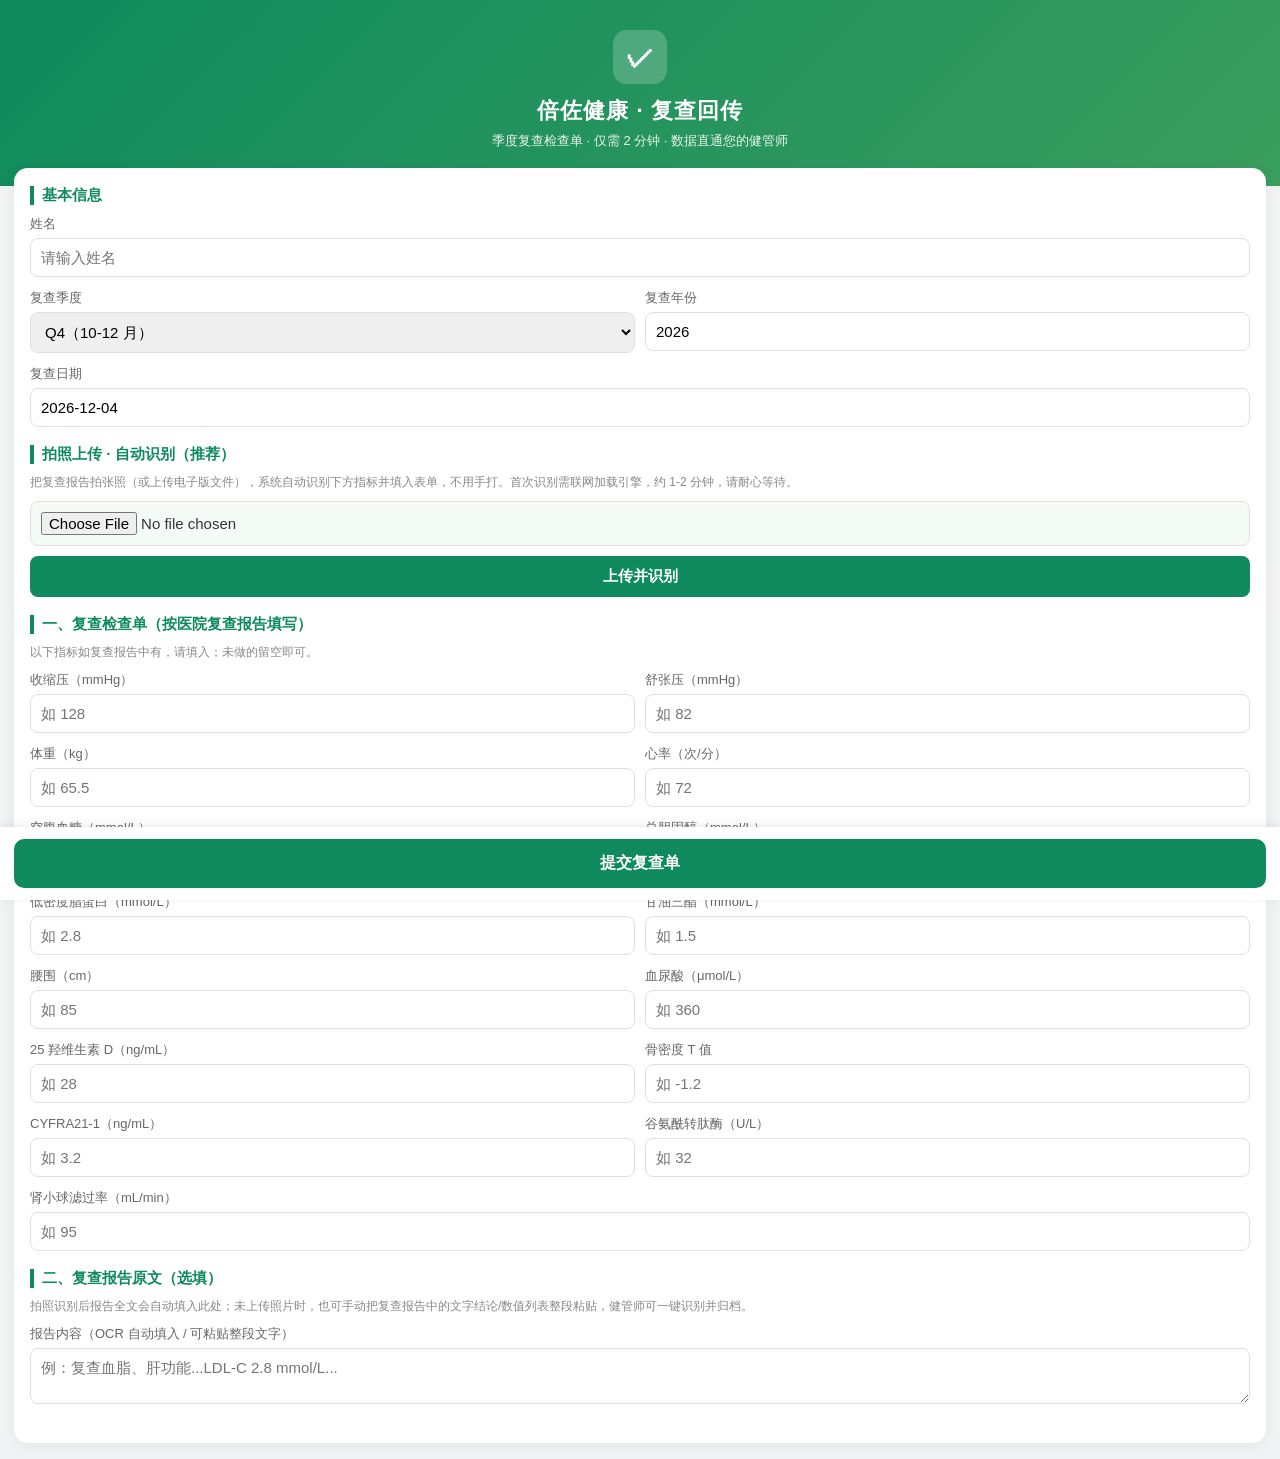
<file: retest.html>
<!DOCTYPE html>
<html lang="zh-CN">
<head>
  <meta charset="UTF-8">
  <meta name="viewport" content="width=device-width, initial-scale=1.0, maximum-scale=1.0, user-scalable=no">
  <title>倍佐健康 · 复查检查单回传</title>
  <style>
    * { box-sizing: border-box; -webkit-tap-highlight-color: transparent; }
    body { margin:0; font-family:"Microsoft YaHei","PingFang SC",Arial,sans-serif; background:#f2f3f5; color:#333; font-size:15px; }
    .entry { background:linear-gradient(135deg,#0e8a5e,#3a9d5d); color:#fff; padding:30px 22px 36px; text-align:center; }
    .entry .logo { width:54px;height:54px;border-radius:14px;background:rgba(255,255,255,.2);display:inline-flex;align-items:center;justify-content:center;font-size:28px;font-weight:700;margin-bottom:12px; }
    .entry h1 { margin:0;font-size:22px;letter-spacing:1px; }
    .entry p { margin:6px 0 0; opacity:.9; font-size:13px; }
    .card { background:#fff; border-radius:14px; margin:-18px 14px 16px; padding:18px 16px; box-shadow:0 4px 16px rgba(0,0,0,.06); }
    .sec { margin-bottom:18px; }
    .sec-h { font-size:15px; font-weight:700; color:#0e8a5e; border-left:4px solid #0e8a5e; padding-left:8px; margin-bottom:10px; }
    .sec-tip { font-size:12px; color:#888; margin:4px 0 10px; }
    label.field { display:block; margin-bottom:12px; }
    label.field > span { display:block; font-size:13px; color:#666; margin-bottom:5px; }
    input, select, textarea { width:100%; border:1px solid #e0e0e0; border-radius:8px; padding:10px; font-size:15px; font-family:inherit; }
    textarea { resize:vertical; }
    .row2 { display:flex; gap:10px; }
    .row2 > * { flex:1; }
    .submit { position:fixed; left:0; right:0; bottom:0; padding:12px 14px; background:#fff; box-shadow:0 -2px 10px rgba(0,0,0,.08); }
    .submit button { width:100%; background:#0e8a5e; color:#fff; border:none; border-radius:10px; padding:14px; font-size:16px; font-weight:700; }
    .done { text-align:center; padding:30px 10px; }
    .done .ok { font-size:46px; }
    .code-box { background:#f6f6f6; border:1px dashed #ccc; border-radius:8px; padding:10px; font-size:12px; word-break:break-all; margin-top:10px; color:#555; }
    .code-label { display:block; text-align:left; font-size:13px; font-weight:700; color:#333; margin:14px 0 4px; }
    .code-input { width:100%; background:#f4fbf7; border:1px solid #b7e0c8; border-radius:8px; padding:10px; font-size:14px; color:#0e5a3a; word-break:break-all; box-sizing:border-box; }
    .btn-copy { display:block; width:100%; margin-top:6px; background:#0e8a5e; color:#fff; border:none; border-radius:8px; padding:10px; font-size:14px; font-weight:700; }
    .btn-again { display:block; width:100%; margin-top:14px; background:#fff; color:#0e8a5e; border:1px solid #0e8a5e; border-radius:8px; padding:10px; font-size:14px; font-weight:700; }
    .done .tip { color:#999; font-size:12px; margin-top:10px; }
    .ctx-info { display:none; background:#f4fbf7; border:1px solid #b7e0c8; color:#0e5a3a; border-radius:8px; padding:8px 10px; font-size:12px; margin-bottom:12px; }
  </style>
</head>
<body>
  <div class="entry">
    <div class="logo">✓</div>
    <h1>倍佐健康 · 复查回传</h1>
    <p>季度复查检查单 · 仅需 2 分钟 · 数据直通您的健管师</p>
  </div>

  <form id="f" class="card" onsubmit="return false;">
    <div id="ctx-info" class="ctx-info"></div>

    <div class="sec">
      <div class="sec-h">基本信息</div>
      <label class="field"><span>姓名</span><input id="name" required placeholder="请输入姓名"></label>
      <div class="row2">
        <label class="field"><span>复查季度</span>
          <select id="quarter"><option value="Q1">Q1（1-3 月）</option><option value="Q2">Q2（4-6 月）</option><option value="Q3">Q3（7-9 月）</option><option value="Q4">Q4（10-12 月）</option></select>
        </label>
        <label class="field"><span>复查年份</span><input id="year" type="number" min="2024" max="2099" placeholder="如 2026"></label>
      </div>
      <label class="field"><span>复查日期</span><input id="date" type="text" inputmode="numeric" placeholder="如 2026-08-27" required></label>
    </div>

    <div class="sec">
      <div class="sec-h">拍照上传 · 自动识别（推荐）</div>
      <p class="sec-tip">把复查报告拍张照（或上传电子版文件），系统自动识别下方指标并填入表单，不用手打。首次识别需联网加载引擎，约 1-2 分钟，请耐心等待。</p>
      <input type="file" id="file" accept="image/*,.pdf,.docx,.txt,.md" style="background:#f4fbf7">
      <button type="button" id="btn-ocr" onclick="runOcr()" style="margin-top:10px;width:100%;background:#0e8a5e;color:#fff;border:none;border-radius:8px;padding:11px;font-size:15px;font-weight:700">上传并识别</button>
      <div id="ocr-prog" style="margin-top:8px;font-size:12px;color:#888;white-space:pre-wrap"></div>
      <div id="ocr-hits" style="margin-top:6px"></div>
    </div>

    <div class="sec">
      <div class="sec-h">一、复查检查单（按医院复查报告填写）</div>
      <p class="sec-tip">以下指标如复查报告中有，请填入；未做的留空即可。</p>
      <div class="row2">
        <label class="field"><span>收缩压（mmHg）</span><input id="sbp" type="number" placeholder="如 128"></label>
        <label class="field"><span>舒张压（mmHg）</span><input id="dbp" type="number" placeholder="如 82"></label>
      </div>
      <div class="row2">
        <label class="field"><span>体重（kg）</span><input id="weight" type="number" step="0.1" placeholder="如 65.5"></label>
        <label class="field"><span>心率（次/分）</span><input id="hr" type="number" placeholder="如 72"></label>
      </div>
      <div class="row2">
        <label class="field"><span>空腹血糖（mmol/L）</span><input id="fpg" type="number" step="0.1" placeholder="如 5.4"></label>
        <label class="field"><span>总胆固醇（mmol/L）</span><input id="tc" type="number" step="0.01" placeholder="如 4.6"></label>
      </div>
      <div class="row2">
        <label class="field"><span>低密度脂蛋白（mmol/L）</span><input id="ldl" type="number" step="0.01" placeholder="如 2.8"></label>
        <label class="field"><span>甘油三酯（mmol/L）</span><input id="tg" type="number" step="0.01" placeholder="如 1.5"></label>
      </div>
      <div class="row2">
        <label class="field"><span>腰围（cm）</span><input id="waist" type="number" step="0.1" placeholder="如 85"></label>
        <label class="field"><span>血尿酸（μmol/L）</span><input id="ua" type="number" placeholder="如 360"></label>
      </div>
      <div class="row2">
        <label class="field"><span>25 羟维生素 D（ng/mL）</span><input id="vitd" type="number" step="0.1" placeholder="如 28"></label>
        <label class="field"><span>骨密度 T 值</span><input id="bmd" type="number" step="0.1" placeholder="如 -1.2"></label>
      </div>
      <div class="row2">
        <label class="field"><span>CYFRA21-1（ng/mL）</span><input id="cyfra21" type="number" step="0.01" placeholder="如 3.2"></label>
        <label class="field"><span>谷氨酰转肽酶（U/L）</span><input id="ggt" type="number" placeholder="如 32"></label>
      </div>
      <label class="field"><span>肾小球滤过率（mL/min）</span><input id="egfr" type="number" placeholder="如 95"></label>
    </div>

    <div class="sec">
      <div class="sec-h">二、复查报告原文（选填）</div>
      <p class="sec-tip">拍照识别后报告全文会自动填入此处；未上传照片时，也可手动把复查报告中的文字结论/数值列表整段粘贴，健管师可一键识别并归档。</p>
      <label class="field"><span>报告内容（OCR 自动填入 / 可粘贴整段文字）</span><textarea id="rawText" placeholder="例：复查血脂、肝功能...LDL-C 2.8 mmol/L..."></textarea></label>
    </div>
  </form>

  <div class="submit"><button onclick="submitRetest()">提交复查单</button></div>

  <script src="js/report-extract.js?v=60"></script>
  <script>
    function escHtml(s){ return String(s == null ? '' : s).replace(/&/g,'&amp;').replace(/</g,'&lt;').replace(/>/g,'&gt;').replace(/"/g,'&quot;'); }
    function readParams(){
      var s = (location.search || '').replace(/^\?/, '');
      var h = (location.hash || '').replace(/^#/, '');
      var q = {};
      (s + '&' + h).split('&').forEach(function(p){ if(!p) return; var i=p.indexOf('='); if(i<0) return; q[p.slice(0,i)] = decodeURIComponent(p.slice(i+1)); });
      return q;
    }
    var PARAMS = readParams();
    (function(){
      var d = new Date(); var Y = d.getFullYear(), Mo = String(d.getMonth()+1).padStart(2,'0'), Da = String(d.getDate()).padStart(2,'0');
      document.getElementById('date').value = Y+'-'+Mo+'-'+Da;
      document.getElementById('year').value = Y;
      /* 默认季度：当前月份所在季度 */
      var curQ = 'Q' + Math.floor((d.getMonth()) / 3 + 1);
      document.getElementById('quarter').value = curQ;
      if (PARAMS.name) document.getElementById('name').value = PARAMS.name;
      if (PARAMS.cid) {
        var info = document.getElementById('ctx-info');
        if (info) { info.style.display='block'; info.textContent = '（来自健管师邀请，提交后将自动归入「' + (PARAMS.name||'您') + '」的健康档案）'; }
      }
      if (PARAMS.q) document.getElementById('quarter').value = PARAMS.q;
      if (PARAMS.y) document.getElementById('year').value = PARAMS.y;
    })();

    function v(id){ return document.getElementById(id).value; }
    function numOrNull(id){
      var s = v(id);
      if (s === '' || s == null) return null;
      var n = Number(s);
      return isNaN(n) ? null : n;
    }
    function gather(){
      var metrics = {};
      ['sbp','dbp','weight','hr','fpg','tc','ldl','tg','waist','ua','vitd','bmd','cyfra21','ggt','egfr'].forEach(function(k){
        var n = numOrNull(k);
        if (n != null) metrics[k] = n;
      });
      var bp = null;
      if (metrics.sbp != null && metrics.dbp != null) bp = metrics.sbp + '/' + metrics.dbp;
      return {
        cid: PARAMS.cid || '',
        name: v('name'),
        quarter: v('quarter'),
        year: v('year'),
        qKey: v('quarter') + '_' + v('year'),
        date: v('date'),
        metrics: metrics,
        bp: bp,
        rawText: v('rawText'),
        submittedAt: new Date().toISOString()
      };
    }

    function copyVal(id, btnId, okText){
      try{
        var el = document.getElementById(id);
        if(!el) return;
        el.focus(); el.select(); el.setSelectionRange(0, 99999);
        document.execCommand('copy');
      }catch(e){}
      var btn = document.getElementById(btnId);
      if(btn){
        var t = btn.textContent;
        btn.textContent = '✅ ' + okText;
        btn.style.background = '#3a9d5d';
        setTimeout(function(){ btn.textContent = t; btn.style.background = '#0e8a5e'; }, 2200);
      }
    }

    /* ---- v55 拍照/文件上传 → OCR 识别 → 自动回填表单 ---- */
    var RETEST_CODES = ['sbp','dbp','weight','hr','fpg','tc','ldl','tg','waist','ua','vitd','bmd','cyfra21','ggt','egfr'];
    var CODE_LABEL = { sbp:'收缩压', dbp:'舒张压', weight:'体重', hr:'心率', fpg:'空腹血糖', tc:'总胆固醇', ldl:'低密度脂蛋白', tg:'甘油三酯', waist:'腰围', ua:'血尿酸', vitd:'25羟维生素D', bmd:'骨密度T值', cyfra21:'CYFRA21-1', ggt:'谷氨酰转肽酶', egfr:'肾小球滤过率' };
    function runOcr(){
      var fi = document.getElementById('file'), prog = document.getElementById('ocr-prog');
      var f = fi && fi.files && fi.files[0];
      if(!f){ alert('请先选择复查报告照片或文件'); return; }
      if(!window.ExtractEngine || !ExtractEngine.fileToText){
        prog.textContent = '识别引擎未加载，请刷新页面重试，或直接手动填写下方指标。';
        return;
      }
      prog.textContent = '正在识别…首次使用需联网下载识别引擎（约 1-2 分钟）';
      ExtractEngine.fileToText(f, function(s){ prog.textContent = s || '识别中…'; }).then(function(res){
        var txt = (res && res.text) || '';
        if(!txt || !txt.trim()){
          prog.textContent = '未能识别到文字。请确认照片清晰、字迹可辨，或直接手动填写下方指标。';
          prog.style.color = '#b3000e';
          return;
        }
        var payload = ExtractEngine.extract(txt);
        var filled = [];
        (payload.results || []).forEach(function(r){
          if(RETEST_CODES.indexOf(r.code) >= 0 && r.value != null && r.value !== ''){
            var el = document.getElementById(r.code);
            if(el){ el.value = r.value; filled.push(CODE_LABEL[r.code] || r.code); }
          }
        });
        var raw = document.getElementById('rawText');
        if(raw) raw.value = txt;
        if(filled.length){
          var note = '';
          if(payload.results.some(function(r){ return r.code === 'vitd' && Number(r.value) > 100; }))
            note = '（维生素D若报告单位是 nmol/L，请除以 2.5 换算成 ng/mL）';
          prog.textContent = '已识别 ' + filled.length + ' 项并填入上方表单：' + filled.join('、') + '。请核对数值与单位后提交。' + note;
          prog.style.color = '#0e5a3a';
        } else {
          prog.textContent = '已读取报告文字，但未识别到可填指标。报告原文已自动填入下方「复查报告原文」，可手动补填指标。';
          prog.style.color = '#b3000e';
        }
      }).catch(function(e){
        prog.textContent = '识别失败：' + (e && e.message ? e.message : e) + '。可稍后重试，或直接手动填写下方指标。';
        prog.style.color = '#b3000e';
      });
    }

    function submitRetest(){
      var data = gather();
      if(!data.name.trim()){ alert('请填写姓名'); return; }
      if(!/^\d{4}-\d{2}-\d{2}$/.test(data.date.trim())){ alert('复查日期格式应为 YYYY-MM-DD（如 2026-08-27）'); return; }
      if(!/^Q[1-4]$/.test(data.quarter)){ alert('复查季度应为 Q1/Q2/Q3/Q4'); return; }
      if(!/^\d{4}$/.test(String(data.year))){ alert('复查年份格式应为 YYYY'); return; }
      // 至少需要填一项指标或一段文本，否则视为空提交
      var hasMetric = Object.keys(data.metrics).length > 0;
      if(!hasMetric && !(data.rawText && data.rawText.trim())){
        alert('请至少填写一项复查指标，或粘贴一段报告原文'); return;
      }
      // 防重复提交：同一客户（cid 或姓名）+ 同一季度已提交则提示
      try{
        var all = JSON.parse(localStorage.getItem('bz_retests')||'[]');
        var dup = all.some(function(x){
          var sameCust = (data.cid && x.cid === data.cid) || (!data.cid && x.name === data.name);
          return sameCust && x.qKey === data.qKey;
        });
        if(dup){
          if(!confirm('检测到「' + data.name + '」' + data.qKey + ' 已提交过复查单。是否仍要再次提交（将覆盖重复记录）？')) return;
        }
        all.push(data); localStorage.setItem('bz_retests', JSON.stringify(all));
      }catch(e){}
      // 生成离线导入码（Base64 全量数据）
      var code = '';
      try { code = btoa(unescape(encodeURIComponent(JSON.stringify(data)))); } catch(e){}
      var dataLink = 'retest.html#import=' + encodeURIComponent(code);
      try{
        if (typeof location !== 'undefined' && location && location.href) {
          dataLink = location.href.split('#')[0] + '#import=' + encodeURIComponent(code);
        }
      }catch(e){}
      // 隐藏表单和底部提交栏
      var f = document.getElementById('f');
      if(f) f.style.display='none';
      var sb = document.querySelector('.submit');
      if(sb) sb.style.display='none';
      var done = document.createElement('div'); done.className='done';
      done.innerHTML =
        '<div class="ok">✅</div><h3>复查单提交成功</h3>'+
        '<p style="color:#666;font-size:13px">请将下方任意一种方式发给您的健管师，健管师即可把本次复查数据归档到「' + escHtml(data.qKey) + '」季度小结中：</p>'+
        '<span class="code-label">① 复制「复查数据链接」（推荐）</span>'+
        '<input class="code-input" id="data-link-box" readonly value="'+escHtml(dataLink)+'" onclick="this.select()">'+
        '<button class="btn-copy" id="btn-copy-link" onclick="copyVal(\'data-link-box\',\'btn-copy-link\',\'链接已复制，请粘贴发送给健管师\')">复制数据链接</button>'+
        '<span class="code-label">② 或复制「回传码」</span>'+
        '<input class="code-input" id="code-box" readonly value="'+escHtml(code)+'" onclick="this.select()">'+
        '<button class="btn-copy" id="btn-copy-code" onclick="copyVal(\'code-box\',\'btn-copy-code\',\'回传码已复制，请粘贴发送给健管师\')">复制回传码</button>'+
        '<p class="tip">提示：健管师在系统「月度打卡 → 复查检查单 → 粘贴客户回传码」中粘贴链接或回传码即可归档。</p>'+
        '<button class="btn-again" onclick="location.reload()">再填一次</button>';
      document.body.appendChild(done);
      try{ window.scrollTo(0,0); }catch(e){}
    }
  </script>
</body>
</html>
</file>
